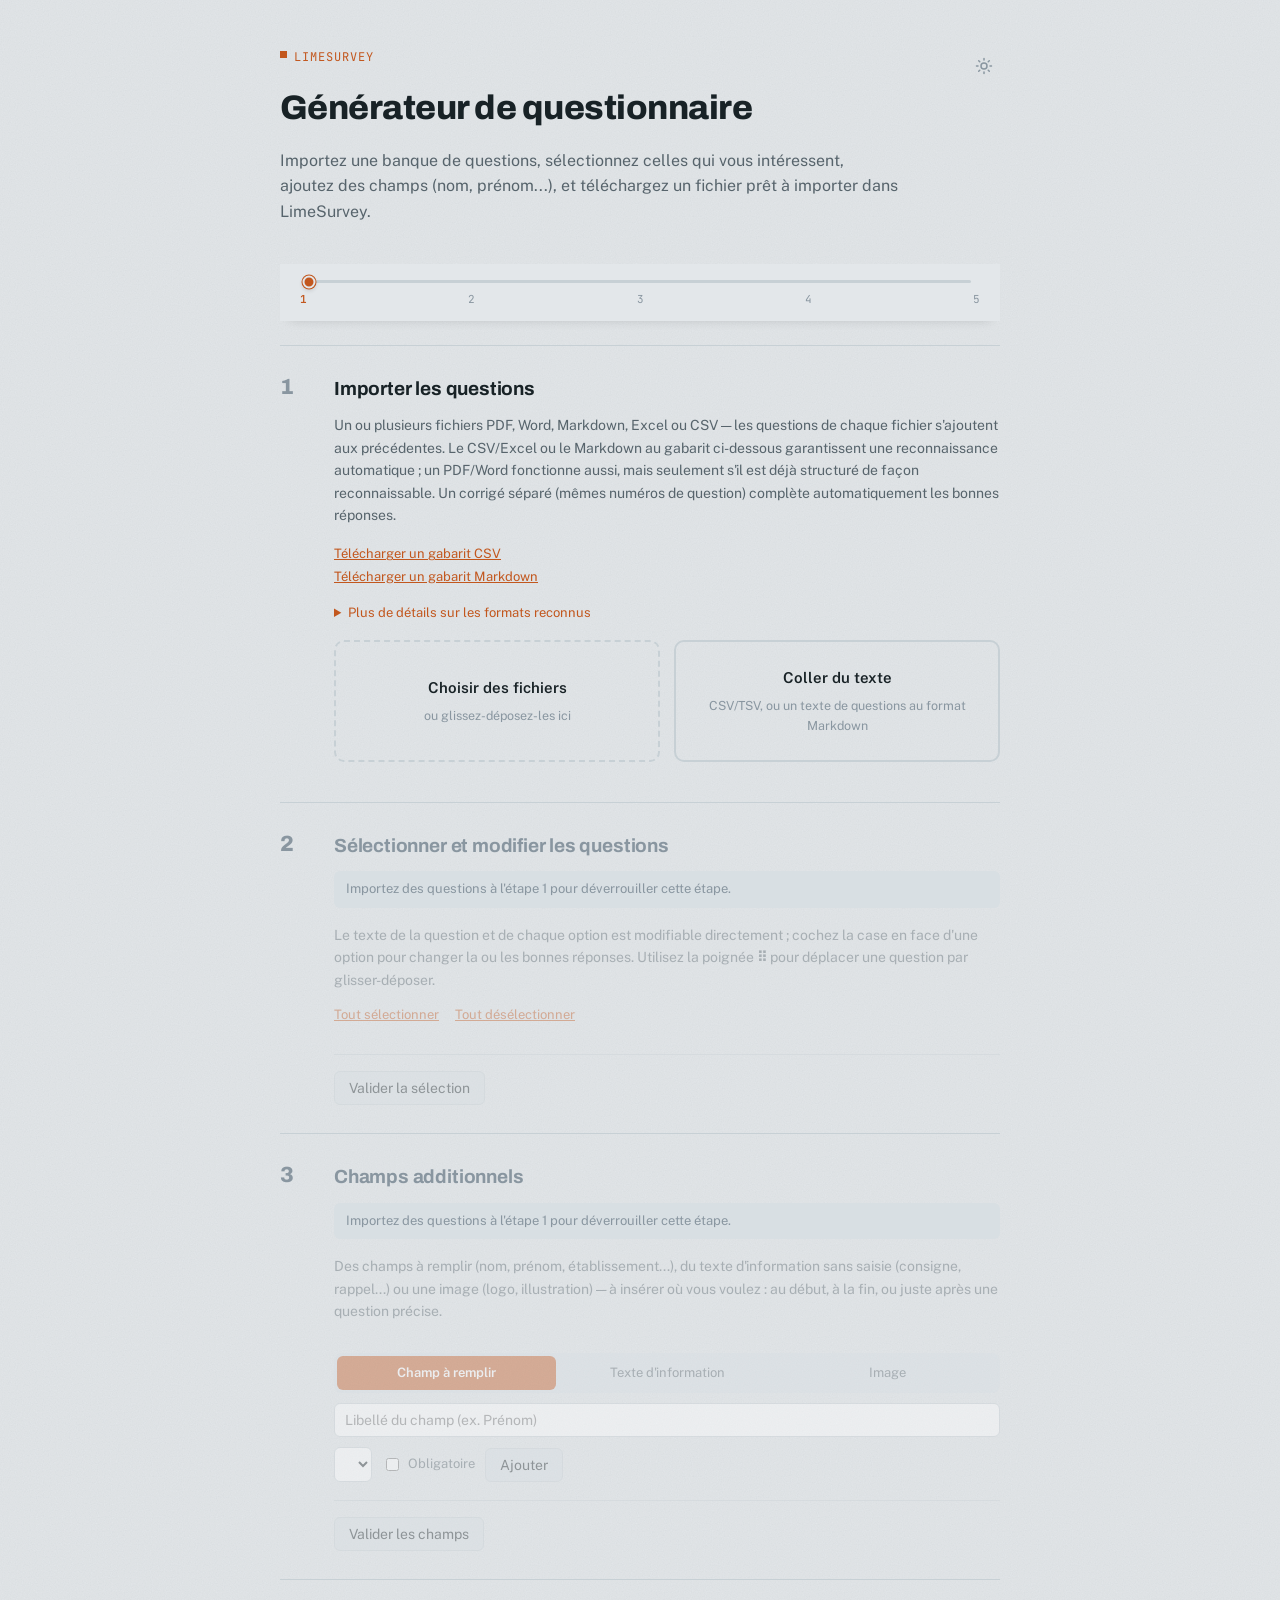
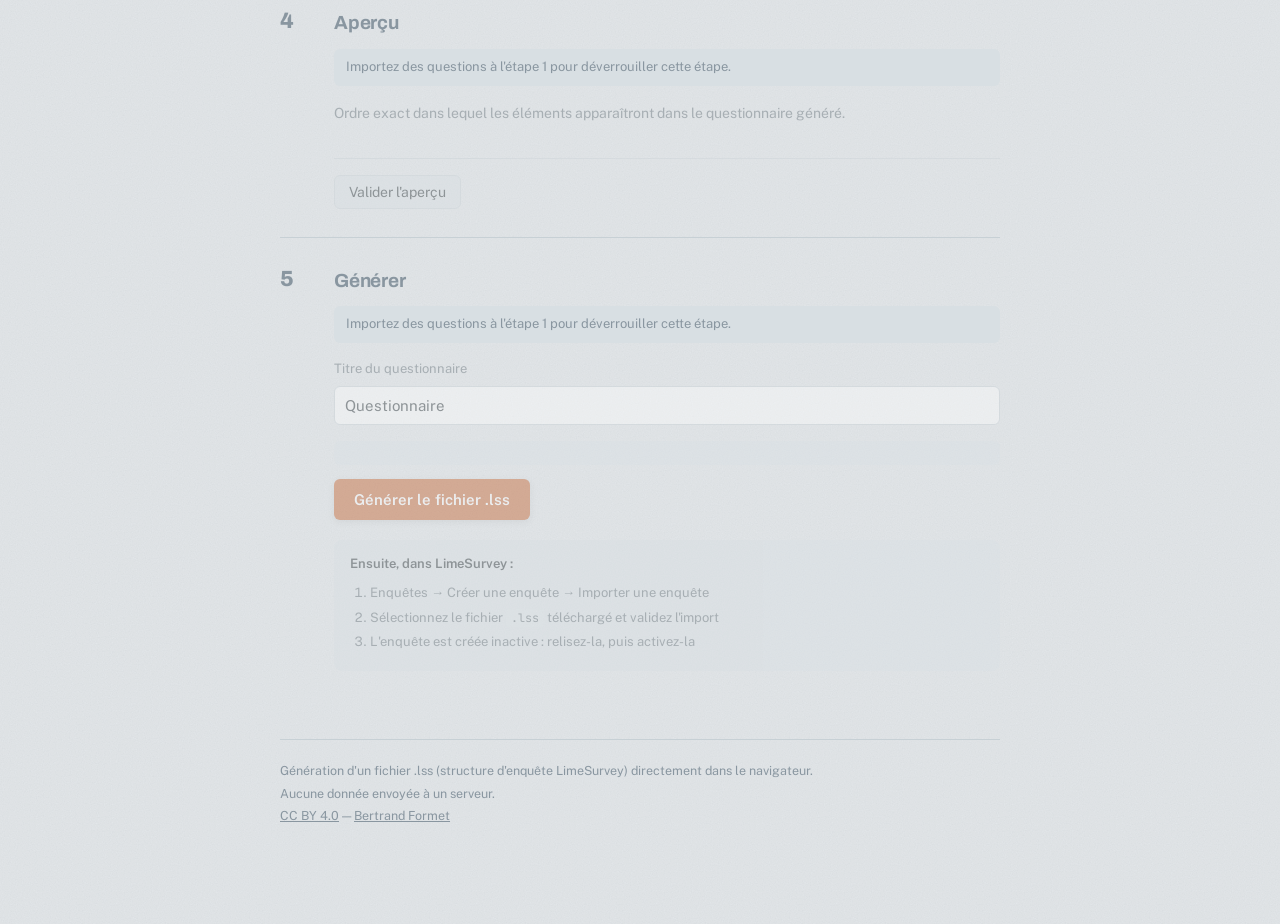
<file: index.html>
<!doctype html>
<html lang="fr">
<head>
<meta charset="utf-8">
<meta name="viewport" content="width=device-width, initial-scale=1">
<title>Générateur de questionnaire LimeSurvey</title>
<script>
  try {
    var t = localStorage.getItem("lss-gen-theme");
    if (t === "light" || t === "dark") document.documentElement.setAttribute("data-theme", t);
  } catch (e) {}
</script>
<link rel="stylesheet" href="https://fonts.googleapis.com/css2?family=Archivo:wght@600;700;800&family=Public+Sans:wght@400;500;600&family=JetBrains+Mono:wght@400;500&display=swap">
<link rel="stylesheet" href="style.css">
</head>
<body>

<header class="masthead">
  <button type="button" id="theme-toggle" class="theme-toggle" aria-label="Changer de thème clair/sombre" title="Thème clair/sombre">
    <svg class="icon-sun" viewBox="0 0 24 24" fill="none" stroke="currentColor" stroke-width="2" stroke-linecap="round"><circle cx="12" cy="12" r="4"></circle><path d="M12 2v2M12 20v2M4.93 4.93l1.41 1.41M17.66 17.66l1.41 1.41M2 12h2M20 12h2M4.93 19.07l1.41-1.41M17.66 6.34l1.41-1.41"></path></svg>
    <svg class="icon-moon" viewBox="0 0 24 24" fill="currentColor"><path d="M21 12.79A9 9 0 1 1 11.21 3 7 7 0 0 0 21 12.79z"></path></svg>
  </button>
  <p class="eyebrow">LimeSurvey</p>
  <h1>Générateur de questionnaire</h1>
  <p class="dek">Importez une banque de questions, sélectionnez celles qui vous intéressent, ajoutez des champs (nom, prénom...), et téléchargez un fichier prêt à importer dans LimeSurvey.</p>
</header>

<nav class="progress-track" id="progress-track" aria-hidden="true">
  <div class="progress-line">
    <div class="progress-fill" id="progress-fill"></div>
    <div class="progress-dot" id="progress-dot"></div>
  </div>
  <div class="progress-labels" id="progress-labels">
    <span>1</span><span>2</span><span>3</span><span>4</span><span>5</span>
  </div>
</nav>

<main>

  <section class="step" id="step-import">
    <div class="step-num">1</div>
    <div class="step-body">
      <h2>Importer les questions</h2>
      <p class="hint">Un ou plusieurs fichiers PDF, Word, Markdown, Excel ou CSV — les questions de chaque fichier s'ajoutent aux précédentes. Le CSV/Excel ou le Markdown au gabarit ci-dessous garantissent une reconnaissance automatique ; un PDF/Word fonctionne aussi, mais seulement s'il est déjà structuré de façon reconnaissable. Un corrigé séparé (mêmes numéros de question) complète automatiquement les bonnes réponses.</p>
      <p class="hint">
        <button type="button" id="btn-template" class="link-btn">Télécharger un gabarit CSV</button>
        <br>
        <button type="button" id="btn-template-md" class="link-btn">Télécharger un gabarit Markdown</button>
      </p>
      <details class="hint-details">
        <summary>Plus de détails sur les formats reconnus</summary>
        <p>Un PDF ou Word « normal » n'a en général plus ni titres ni gras une fois le texte extrait, tout est à plat — exemple typique :</p>
        <pre class="example-block">Quelle est la capitale de la France ? A Lyon B Paris C Marseille</pre>
        <p>Il faut le réécrire ainsi, dans un fichier <code>.md</code> ou collé directement :</p>
        <pre class="example-block">## Question 1 — Capitale de la France
**Quelle est la capitale de la France ?**
- [ ] **A.** Lyon
- [ ] **B.** Paris
- [ ] **C.** Marseille</pre>
        <p>Pour indiquer la bonne réponse, répétez le même numéro dans un second titre « Réponse(s) » — dans le même texte ou dans un document séparé (le corrigé), peu importe :</p>
        <pre class="example-block">## Question 1 — Réponse B</pre>
        <p>Pour une question sans bonne réponse, en réponse libre et non notée (ex. « autres remarques »), remplacez les options par <code>[texte libre]</code> :</p>
        <pre class="example-block">## Question 2 — Autres remarques
**Autres remarques ?**
[texte libre]</pre>
        <p>Un questionnaire d'auto-positionnement (échelle de maîtrise, sans bonne réponse) importé depuis Word est aussi reconnu tel quel, sans numéro de question ni lettrage — une question en gras suivie de ses choix précédés de ☐ :</p>
        <pre class="example-block">**Votre niveau de maîtrise sur cet objectif ?**

☐ Insuffisante
☐ Fragile
☐ Satisfaisante
☐ Très bonne</pre>
        <p>Pour restructurer un document complexe, <a href="https://github.com/bertrandformet/mdfusion" target="_blank" rel="noopener">mdfusion</a>, notamment son éditeur, peut aider.</p>
      </details>
      <div class="import-options">
        <div class="dropzone" id="dropzone" role="button" tabindex="0">
          <input type="file" id="file-input" class="visually-hidden" accept=".csv,.tsv,.txt,.md,.markdown,.pdf,.docx,.doc,.xlsx,.xls,.html,.htm" multiple tabindex="-1">
          <p class="dropzone-label">Choisir des fichiers</p>
          <p class="dropzone-hint">ou glissez-déposez-les ici</p>
        </div>
        <div class="paste-box" id="paste-box" role="button" tabindex="0">
          <p class="paste-label">Coller du texte</p>
          <p class="paste-hint">CSV/TSV, ou un texte de questions au format Markdown</p>
        </div>
      </div>
      <textarea id="paste-area" class="hidden" rows="8" placeholder="Collez ici du texte — CSV/TSV, ou un texte de questions au format Markdown"></textarea>
      <button type="button" id="btn-parse" class="hidden">Analyser ce texte</button>
      <div id="import-warnings" class="warnings"></div>
      <div id="unrecognized-box" class="unrecognized-box hidden"></div>
    </div>
  </section>

  <section class="step is-locked" id="step-select">
    <div class="step-num">2</div>
    <div class="step-body">
      <h2>Sélectionner et modifier les questions</h2>
      <p class="step-locked-note">Importez des questions à l'étape 1 pour déverrouiller cette étape.</p>
      <p class="hint">Le texte de la question et de chaque option est modifiable directement ; cochez la case en face d'une option pour changer la ou les bonnes réponses. Utilisez la poignée <strong>⠿</strong> pour déplacer une question par glisser-déposer.</p>
      <div class="select-toolbar">
        <button type="button" id="btn-select-all" class="link-btn">Tout sélectionner</button>
        <button type="button" id="btn-select-none" class="link-btn">Tout désélectionner</button>
        <span id="select-count" class="count"></span>
      </div>
      <div id="question-list" class="question-list"></div>
      <div class="step-validate-row">
        <button type="button" id="btn-validate-select" class="secondary-btn">Valider la sélection</button>
        <span id="validate-select-status" class="validate-status"></span>
      </div>
    </div>
  </section>

  <section class="step is-locked" id="step-fields">
    <div class="step-num">3</div>
    <div class="step-body">
      <h2>Champs additionnels</h2>
      <p class="step-locked-note">Importez des questions à l'étape 1 pour déverrouiller cette étape.</p>
      <p class="hint">Des champs à remplir (nom, prénom, établissement...), du texte d'information sans saisie (consigne, rappel...) ou une image (logo, illustration) — à insérer où vous voulez : au début, à la fin, ou juste après une question précise.</p>
      <div id="fields-list" class="fields-list"></div>
      <div class="add-field-form">
        <div class="add-field-kind">
          <label class="radio-label"><input type="radio" name="new-field-kind" value="field" class="visually-hidden" checked> Champ à remplir</label>
          <label class="radio-label"><input type="radio" name="new-field-kind" value="text" class="visually-hidden"> Texte d'information</label>
          <label class="radio-label"><input type="radio" name="new-field-kind" value="image" class="visually-hidden"> Image</label>
        </div>
        <input type="text" id="new-field-label" placeholder="Libellé du champ (ex. Prénom)">
        <textarea id="new-field-text" class="hidden" rows="3" placeholder="Texte à afficher (peut contenir du HTML simple, ex. <strong>...</strong>)"></textarea>
        <div id="new-field-image-block" class="hidden add-field-image-block">
          <div class="dropzone dropzone-compact" id="new-field-image-dropzone" role="button" tabindex="0">
            <input type="file" id="new-field-image-file" class="visually-hidden" accept="image/*" tabindex="-1">
            <p class="dropzone-label" id="new-field-image-label">Choisir un fichier</p>
            <p class="dropzone-hint">ou glissez-déposez-le ici</p>
          </div>
          <div class="import-or-row"><span class="or">ou</span></div>
          <input type="text" id="new-field-image-url" placeholder="URL d'une image (https://...)">
          <p class="hint image-size-hint">Un fichier importé est encodé directement dans le .lss : préférez une image légère (quelques centaines de Ko) ou une URL pour un fichier plus lourd.</p>
        </div>
        <div class="add-field-row">
          <select id="new-field-position"></select>
          <label class="checkbox-label" id="new-field-mandatory-wrap"><input type="checkbox" id="new-field-mandatory"> Obligatoire</label>
          <button type="button" id="btn-add-field" class="secondary-btn">Ajouter</button>
        </div>
      </div>
      <div class="step-validate-row">
        <button type="button" id="btn-validate-fields" class="secondary-btn">Valider les champs</button>
        <span id="validate-fields-status" class="validate-status"></span>
      </div>
    </div>
  </section>

  <section class="step is-locked" id="step-preview">
    <div class="step-num">4</div>
    <div class="step-body">
      <h2>Aperçu</h2>
      <p class="step-locked-note">Importez des questions à l'étape 1 pour déverrouiller cette étape.</p>
      <p class="hint">Ordre exact dans lequel les éléments apparaîtront dans le questionnaire généré.</p>
      <div id="preview-list" class="preview-list"></div>
      <div class="step-validate-row">
        <button type="button" id="btn-validate-preview" class="secondary-btn">Valider l'aperçu</button>
        <span id="validate-preview-status" class="validate-status"></span>
      </div>
    </div>
  </section>

  <section class="step is-locked" id="step-generate">
    <div class="step-num">5</div>
    <div class="step-body">
      <h2>Générer</h2>
      <p class="step-locked-note">Importez des questions à l'étape 1 pour déverrouiller cette étape.</p>
      <label class="title-label">Titre du questionnaire
        <input type="text" id="quiz-title" value="Questionnaire">
      </label>
      <div id="generate-summary" class="summary"></div>
      <div id="lint-report" class="lint-report"></div>
      <button type="button" id="btn-generate" class="primary-btn">Générer le fichier .lss</button>
      <div id="generate-confirmation" class="generate-confirmation hidden"></div>

      <div class="import-steps">
        <p class="import-steps-title">Ensuite, dans LimeSurvey :</p>
        <ol>
          <li>Enquêtes → Créer une enquête → Importer une enquête</li>
          <li>Sélectionnez le fichier <code>.lss</code> téléchargé et validez l'import</li>
          <li>L'enquête est créée inactive : relisez-la, puis activez-la</li>
        </ol>
      </div>
    </div>
  </section>

</main>

<footer>
  Génération d'un fichier .lss (structure d'enquête LimeSurvey) directement dans le navigateur.<br>
  Aucune donnée envoyée à un serveur.<br>
  <a href="LICENSE">CC BY 4.0</a> — <a href="https://github.com/bertrandformet/generateur-limesurvey" target="_blank" rel="noopener">Bertrand Formet</a>
</footer>

<script type="module" src="js/main.js"></script>
</body>
</html>
</file>
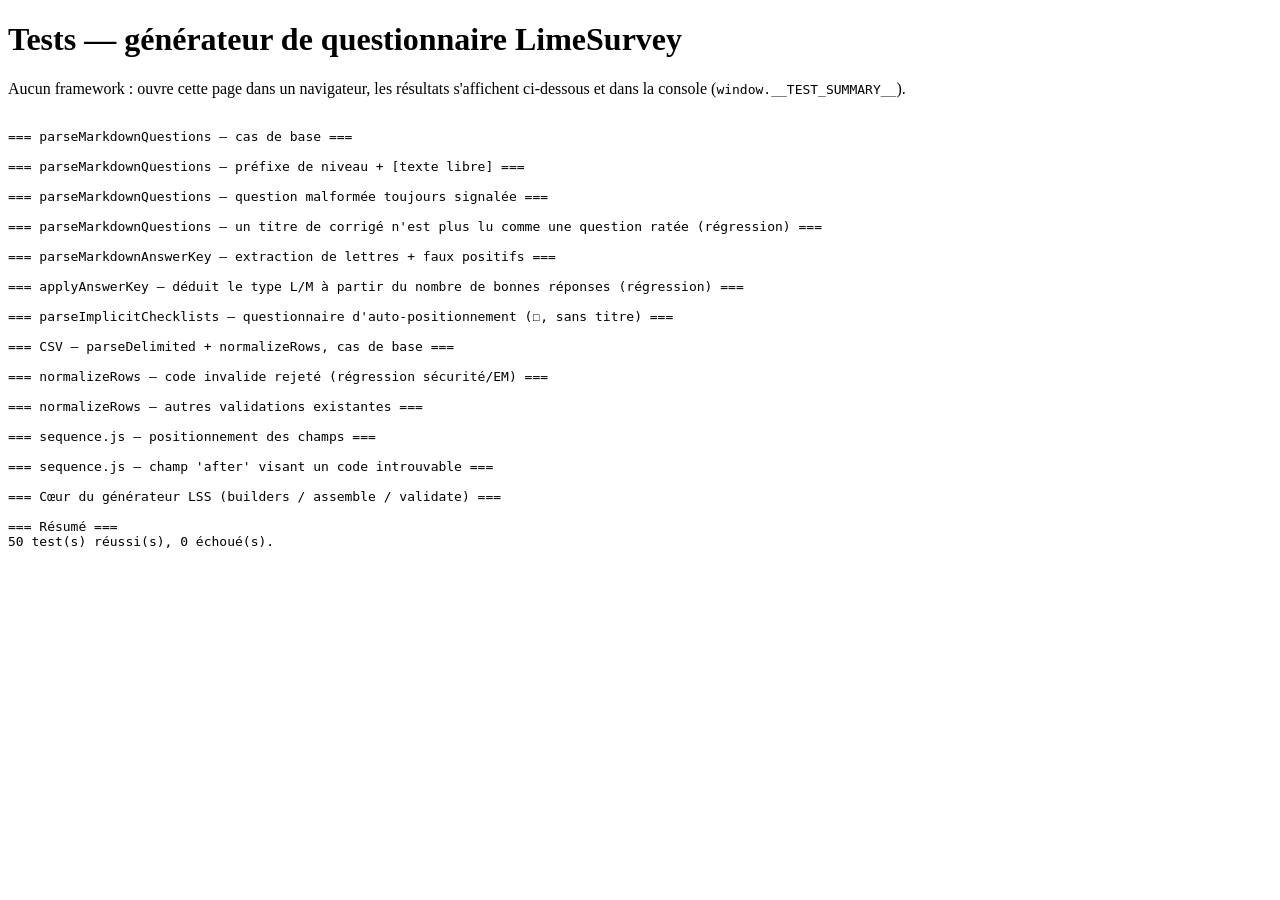
<file: tests/test.html>
<!doctype html>
<html lang="fr">
<head>
<meta charset="utf-8">
<title>Tests — générateur de questionnaire LimeSurvey</title>
</head>
<body>
<h1>Tests — générateur de questionnaire LimeSurvey</h1>
<p>Aucun framework : ouvre cette page dans un navigateur, les résultats s'affichent ci-dessous et dans la console (<code>window.__TEST_SUMMARY__</code>).</p>
<pre id="out" style="white-space: pre-wrap; font-family: monospace; font-size: 13px;"></pre>

<script type="module">
import { createState, buildListRadio, buildMultipleChoice, buildShortText, buildEquation, buildBoilerplate } from "../js/lss/builders.js";
import { assembleDocument } from "../js/lss/assemble.js";
import { validateDocument } from "../js/lss/validate.js";
import { parseMarkdownQuestions, parseMarkdownAnswerKey, applyAnswerKey, parseImplicitChecklists } from "../js/import/parse-markdown-quiz.js";
import { parseDelimited } from "../js/import/parse-tabular.js";
import { normalizeRows } from "../js/import/normalize.js";
import { buildSequence } from "../js/sequence.js";

const out = document.getElementById("out");
function log(msg) { out.textContent += msg + "\n"; }

let pass = 0;
let fail = 0;
const failures = [];

function assert(cond, msg) {
  if (cond) {
    pass++;
  } else {
    fail++;
    failures.push(msg);
    log("✗ FAIL — " + msg);
  }
}

function assertEqual(actual, expected, msg) {
  const a = JSON.stringify(actual);
  const e = JSON.stringify(expected);
  assert(a === e, `${msg} — attendu ${e}, obtenu ${a}`);
}

function section(title) {
  log("\n=== " + title + " ===");
}

// ---------------------------------------------------------------------------
section("parseMarkdownQuestions — cas de base");
// ---------------------------------------------------------------------------
{
  const md = [
    "## Question 1 — Capitale",
    "**Quelle est la capitale de la France ?**",
    "- [ ] **A.** Lyon",
    "- [ ] **B.** Paris",
    "- [ ] **C.** Marseille",
  ].join("\n");
  const { questions, warnings } = parseMarkdownQuestions(md, "test");
  assertEqual(questions.length, 1, "une question extraite");
  assertEqual(warnings.length, 0, "aucun avertissement");
  if (questions[0]) {
    assertEqual(questions[0].code, "Q1", "code par défaut Q1 (pas de préfixe de niveau)");
    assertEqual(questions[0].options.length, 3, "3 options extraites");
    assertEqual(questions[0].options[1], { code: "B", text: "Paris" }, "option B correctement extraite");
    assertEqual(questions[0].type, "M", "type M par défaut avant application du corrigé");
  }
}

// ---------------------------------------------------------------------------
section("parseMarkdownQuestions — préfixe de niveau + [texte libre]");
// ---------------------------------------------------------------------------
{
  const md = [
    "## Découverte",
    "## Question 1 — Capitale",
    "**Une question ?**",
    "- [ ] **A.** Oui",
    "- [ ] **B.** Non",
    "",
    "## Question 2 — Autres remarques",
    "**Autres remarques ?**",
    "[texte libre]",
  ].join("\n");
  const { questions, warnings } = parseMarkdownQuestions(md, "test");
  assertEqual(warnings.length, 0, "aucun avertissement");
  assertEqual(questions.length, 2, "deux questions extraites");
  if (questions[0]) assertEqual(questions[0].code, "D1", "préfixe de niveau D appliqué");
  if (questions[1]) {
    assertEqual(questions[1].type, "T", "type T pour [texte libre]");
    assertEqual(questions[1].options.length, 0, "pas d'options pour une question T");
  }
}

// ---------------------------------------------------------------------------
section("parseMarkdownQuestions — question malformée toujours signalée");
// ---------------------------------------------------------------------------
{
  const md = ["## Question 1 — Cassée", "**Une question sans options**"].join("\n");
  const { questions, warnings } = parseMarkdownQuestions(md, "src.md");
  assertEqual(questions.length, 0, "aucune question extraite (structure invalide)");
  assert(warnings.length === 1 && /structure non reconnue/.test(warnings[0]), "avertissement structure non reconnue émis");
}

// ---------------------------------------------------------------------------
section("parseMarkdownQuestions — un titre de corrigé n'est plus lu comme une question ratée (régression)");
// ---------------------------------------------------------------------------
{
  const md = [
    "## Question 1 — Capitale",
    "**Q ?**",
    "- [ ] **A.** Lyon",
    "- [ ] **B.** Paris",
    "",
    "## Question 1 — Réponse B",
  ].join("\n");
  const { questions, warnings } = parseMarkdownQuestions(md, "src.md");
  assertEqual(questions.length, 1, "la vraie question est extraite");
  assertEqual(warnings.length, 0, "le titre de corrigé ne génère plus de faux avertissement");
}

// ---------------------------------------------------------------------------
section("parseMarkdownAnswerKey — extraction de lettres + faux positifs");
// ---------------------------------------------------------------------------
{
  const md = ["## Question 3 — Réponses A, C et D"].join("\n");
  const { answerKey, warnings } = parseMarkdownAnswerKey(md, "corrige.md");
  assertEqual(answerKey["Q3"], ["A", "C", "D"], "3 lettres extraites dans l'ordre");
  assertEqual(warnings.length, 0, "aucun avertissement");

  // Ne doit pas confondre un titre de question ordinaire contenant le mot
  // "réponse(s)" avec un titre de corrigé (bug historique de cette session).
  const falsePositive = parseMarkdownAnswerKey("## Question 4 — Fiabilité des réponses", "src.md");
  assertEqual(Object.keys(falsePositive.answerKey).length, 0, "un titre de question ordinaire n'est pas pris pour un corrigé");
}

// ---------------------------------------------------------------------------
section("applyAnswerKey — déduit le type L/M à partir du nombre de bonnes réponses (régression)");
// ---------------------------------------------------------------------------
{
  const questions = [
    { code: "Q1", type: "M", text: "Une bonne réponse", options: [{ code: "A", text: "x" }, { code: "B", text: "y" }], correct: [] },
    { code: "Q2", type: "M", text: "Deux bonnes réponses", options: [{ code: "A", text: "x" }, { code: "B", text: "y" }], correct: [] },
    { code: "Q3", type: "T", text: "Réponse libre", options: [], correct: [] },
  ];
  const unmatched = applyAnswerKey(questions, { Q1: ["B"], Q2: ["A", "B"], Q3: ["A"] });
  assertEqual(questions[0].type, "L", "une seule bonne réponse => type L (choix unique)");
  assertEqual(questions[1].type, "M", "deux bonnes réponses => reste type M");
  assertEqual(questions[2].type, "T", "le type T n'est jamais réécrit par le corrigé");
  assertEqual(unmatched, [], "aucun code du corrigé sans question correspondante");
}

// ---------------------------------------------------------------------------
section("parseImplicitChecklists — questionnaire d'auto-positionnement (☐, sans titre)");
// ---------------------------------------------------------------------------
{
  const md = [
    "**Concernant l'objectif, indiquez votre niveau de maîtrise :**",
    "",
    "☐ Insuffisante",
    "☐ Fragile",
    "☐ Satisfaisante",
    "",
    "**Qu'attendez-vous de cette formation ?** (Plusieurs réponses possibles)",
    "",
    "☐ Approfondir",
    "☐ Échanger",
  ].join("\n");
  const { questions } = parseImplicitChecklists(md, "positionnement.docx");
  assertEqual(questions.length, 2, "deux questions implicites détectées");
  if (questions[0]) {
    assertEqual(questions[0].type, "L", "choix unique par défaut (pas de mention 'plusieurs réponses')");
    assertEqual(questions[0].scored, false, "non notée");
    assertEqual(questions[0].options.length, 3, "3 options");
  }
  if (questions[1]) {
    assertEqual(questions[1].type, "M", "type M détecté via 'Plusieurs réponses possibles'");
  }
}

// ---------------------------------------------------------------------------
section("CSV — parseDelimited + normalizeRows, cas de base");
// ---------------------------------------------------------------------------
{
  const csv = [
    "code;type;texte;option_a;option_b;option_c;option_d;correct;coefficient",
    "Q1;L;Quelle est la capitale de la France ?;Lyon;Paris;Marseille;;B;1",
    "Q2;M;Cochez les nombres pairs;2;3;4;5;\"A,C\";2",
    "Q3;T;Autres remarques;;;;;;",
  ].join("\n");
  const { rows } = parseDelimited(csv);
  assertEqual(rows.length, 3, "3 lignes de données extraites (délimiteur ; détecté)");

  const { questions, warnings } = normalizeRows(rows);
  assertEqual(warnings.length, 0, "aucun avertissement sur un CSV valide");
  assertEqual(questions.length, 3, "3 questions normalisées");
  if (questions[0]) {
    assertEqual(questions[0].type, "L", "type L préservé");
    assertEqual(questions[0].correct, ["B"], "bonne réponse B");
    assertEqual(questions[0].weight, 1, "coefficient 1");
  }
  if (questions[1]) assertEqual(questions[1].correct, ["A", "C"], "colonne correct multi-lettres pour M");
  if (questions[2]) assertEqual(questions[2].type, "T", "type T reconnu, options ignorées");
}

// ---------------------------------------------------------------------------
section("normalizeRows — code invalide rejeté (régression sécurité/EM)");
// ---------------------------------------------------------------------------
{
  const { rows } = parseDelimited(
    "code;type;texte;option_a;option_b;correct\n" +
    "Q1 X;L;Une question ?;Oui;Non;A\n" +
    "Q2;L;Une autre question ?;Oui;Non;A\n"
  );
  const { questions, warnings } = normalizeRows(rows);
  assertEqual(questions.length, 1, "seule la ligne au code valide est importée");
  assert(warnings.some((w) => /code .* invalide/.test(w)), "avertissement explicite sur le code invalide");
  if (questions[0]) assertEqual(questions[0].code, "Q2", "la question au code valide (Q2) est bien celle importée");
}

// ---------------------------------------------------------------------------
section("normalizeRows — autres validations existantes");
// ---------------------------------------------------------------------------
{
  // Q1 : type L avec 2 bonnes réponses -> rejetée, donc son code n'est
  // jamais "pris" (la ligne suivante teste le doublon avec un code que
  // le contexte pose comme réellement déjà accepté, Q3).
  const { rows } = parseDelimited(
    "code;type;texte;option_a;option_b;correct\n" +
    "Q1;L;Deux bonnes réponses pour un type L ?;Oui;Non;\"A,B\"\n" +
    "Q3;L;Une question valide ?;Oui;Non;A\n" +
    "Q3;L;Code Q3 déjà pris ?;Oui;Non;A\n" +
    "Q2;Z;Type inconnu ?;Oui;Non;A\n"
  );
  const { questions, warnings } = normalizeRows(rows);
  assertEqual(questions.length, 1, "seule la vraie question valide (Q3, 1ère occurrence) est acceptée");
  assertEqual(warnings.length, 3, "un avertissement pour Q1 (mauvais nombre de réponses), le doublon Q3, et Q2 (type inconnu)");
  if (questions[0]) assertEqual(questions[0].text, "Une question valide ?", "c'est bien la première occurrence de Q3 qui est retenue");
}

// ---------------------------------------------------------------------------
section("sequence.js — positionnement des champs");
// ---------------------------------------------------------------------------
{
  const questions = [
    { code: "Q1", type: "L" },
    { code: "Q2", type: "L" },
  ];
  const fields = [
    { code: "END1", position: { mode: "end" } },
    { code: "START1", position: { mode: "start" } },
    { code: "AFTER_Q1_A", position: { mode: "after", afterCode: "Q1" } },
    { code: "AFTER_Q1_B", position: { mode: "after", afterCode: "Q1" } },
  ];
  const seq = buildSequence(questions, fields);
  const codes = seq.map((i) => i.code);
  assertEqual(codes, ["START1", "Q1", "AFTER_Q1_A", "AFTER_Q1_B", "Q2", "END1"], "ordre final : start, Q1, les deux champs après Q1 dans leur ordre de création, Q2, end (régression : étaient inversés)");
}

// ---------------------------------------------------------------------------
section("sequence.js — champ 'after' visant un code introuvable");
// ---------------------------------------------------------------------------
{
  const questions = [{ code: "Q1", type: "L" }];
  const fields = [
    { code: "F1", position: { mode: "after", afterCode: "INCONNU" } },
    { code: "F2", position: { mode: "after", afterCode: "INCONNU" } },
  ];
  const seq = buildSequence(questions, fields);
  const codes = seq.map((i) => i.code);
  assertEqual(codes, ["Q1", "F1", "F2"], "champs sans correspondance ajoutés à la fin, dans l'ordre de création");
}

// ---------------------------------------------------------------------------
section("Cœur du générateur LSS (builders / assemble / validate)");
// ---------------------------------------------------------------------------
{
  const SID = 999001;
  const state = createState(SID);
  const GID_INFOS = 1;
  const GID_QUESTIONS = 2;
  const GID_RESULTAT = 3;

  buildShortText(state, { gid: GID_INFOS, code: "NOM", text: "Nom", order: 1, mandatory: "Y" });
  buildShortText(state, { gid: GID_INFOS, code: "PRENOM", text: "Prénom", order: 2, mandatory: "N" });

  const q1 = buildListRadio(state, {
    gid: GID_QUESTIONS, code: "Q1", text: "Quelle est la capitale de la France ?",
    options: [{ code: "A", text: "Lyon" }, { code: "B", text: "Paris" }, { code: "C", text: "Marseille" }],
    correctCode: "B", order: 1,
  });

  const q2 = buildMultipleChoice(state, {
    gid: GID_QUESTIONS, code: "Q2", text: "Cochez les nombres pairs — avec un lien <a href='https://example.org' target='_blank'>test</a> et une apostrophe d'essai.",
    options: [{ code: "A", text: "2" }, { code: "B", text: "3" }, { code: "C", text: "4" }, { code: "D", text: "5" }],
    correctCodes: ["A", "C"], order: 2,
  });

  const formula = `${q1.formula} + ${q2.formula}`;
  buildEquation(state, { gid: GID_QUESTIONS, code: "SCORE", formula, order: 3, hidden: true });

  const feedbackHtml =
    `<p><strong>Votre résultat : {SCORE.NAOK}/2</strong></p>` +
    `{if(SCORE.NAOK>=2, "<p>Bravo, score parfait.</p>", "<p>Il en manque une, ce n'est pas grave.</p>")}`;
  buildBoilerplate(state, { gid: GID_RESULTAT, code: "FB", html: feedbackHtml, order: 1 });

  const meta = {
    title: "Fixture de test",
    welcomeHtml: "<p>Bienvenue dans ce test.</p>",
    endTextHtml: "<p>Merci.</p>",
    groups: [
      { gid: GID_INFOS, order: 1, grelevance: "1", name: "Informations", description: "" },
      { gid: GID_QUESTIONS, order: 2, grelevance: "1", name: "Questions", description: "" },
      { gid: GID_RESULTAT, order: 3, grelevance: "1", name: "Résultat", description: "" },
    ],
  };

  const xml = assembleDocument(state, meta);
  const errors = validateDocument(state, xml);

  assertEqual(errors, [], "validateDocument ne remonte aucune erreur sur une fixture correcte");
  assertEqual(state.rowsQuestions.length, 6, "6 questions top-level : NOM, PRENOM, Q1, Q2, SCORE, FB (les options de Q2 sont dans rowsSubquestions, pas ici)");
  assertEqual(state.rowsSubquestions.length, 4, "4 sous-questions (options de Q2)");

  const doc = new DOMParser().parseFromString(xml, "application/xml");
  assert(!doc.querySelector("parsererror"), "XML bien formé (DOMParser)");
  assert(/<subquestions>/.test(xml), "bloc <subquestions> présent");
  assert(/Q2_A\.NAOK/.test(xml), "formule Q2 référence bien Q2_A.NAOK");
  assert(!/\\"/.test(xml.match(/Votre résultat[\s\S]{0,400}/)?.[0] || ""), "pas de guillemet échappé \\\" dans le bloc feedback");

  window.__TEST_XML__ = xml;
}

// ---------------------------------------------------------------------------
log("\n=== Résumé ===");
log(`${pass} test(s) réussi(s), ${fail} échoué(s).`);
if (fail > 0) {
  log("\nÉchecs :");
  failures.forEach((f) => log("- " + f));
}
window.__TEST_SUMMARY__ = { pass, fail, failures };
console.log("TEST_DONE", window.__TEST_SUMMARY__);
</script>
</body>
</html>
</file>
<file: style.css>
:root {
  --bg: #E3E7EA;
  --surface: #FFFFFF;
  --panel: #D8DFE3;
  --ink: #182226;
  --ink-soft: #57646C;
  --ink-faint: #8996A0;
  --rule: #C7D0D5;
  --accent: #C2571E;
  --accent-soft: #F3DFCF;
  --danger: #B33A3A;
  --danger-soft: #F5DEDA;
  --code-bg: #DAE1E4;
}

@media (prefers-color-scheme: dark) {
  :root:not([data-theme="light"]) {
    --bg: #14171A;
    --surface: #1A1E22;
    --panel: #21262B;
    --ink: #E8ECEF;
    --ink-soft: #99A4AC;
    --ink-faint: #67737C;
    --rule: #2A3138;
    --accent: #E08148;
    --accent-soft: #3A2A1E;
    --danger: #E08072;
    --danger-soft: #3A211C;
    --code-bg: #1B2126;
  }
}

:root[data-theme="dark"] {
  --bg: #14171A;
  --surface: #1A1E22;
  --panel: #21262B;
  --ink: #E8ECEF;
  --ink-soft: #99A4AC;
  --ink-faint: #67737C;
  --rule: #2A3138;
  --accent: #E08148;
  --accent-soft: #3A2A1E;
  --danger: #E08072;
  --danger-soft: #3A211C;
  --code-bg: #1B2126;
}

* { box-sizing: border-box; }

html { accent-color: var(--accent); }

:focus-visible {
  outline: 2px solid var(--accent);
  outline-offset: 2px;
  border-radius: 2px;
}

body {
  background-color: var(--bg);
  background-image: url("data:image/svg+xml,%3Csvg%20xmlns='http://www.w3.org/2000/svg'%20width='180'%20height='180'%3E%3Cfilter%20id='n'%3E%3CfeTurbulence%20type='fractalNoise'%20baseFrequency='0.85'%20numOctaves='2'%20stitchTiles='stitch'/%3E%3CfeColorMatrix%20type='matrix'%20values='0%200%200%200%200%200%200%200%200%200%200%200%200%200%200%200%200%200%200.045%200'/%3E%3C/filter%3E%3Crect%20width='100%25'%20height='100%25'%20filter='url(%23n)'/%3E%3C/svg%3E");
  color: var(--ink);
  font-family: "Public Sans", -apple-system, BlinkMacSystemFont, sans-serif;
  line-height: 1.6;
  margin: 0;
  padding: 48px 20px 96px;
}

header.masthead, main, footer { max-width: 720px; margin: 0 auto; }
header.masthead { position: relative; padding-right: 50px; }

.theme-toggle {
  position: absolute;
  top: 2px;
  right: 0;
  width: 32px;
  height: 32px;
  display: flex;
  align-items: center;
  justify-content: center;
  border: none;
  border-radius: 8px;
  background: transparent;
  color: var(--ink-faint);
  cursor: pointer;
  transition: background 0.15s ease, color 0.15s ease;
}
.theme-toggle:hover { background: var(--panel); color: var(--ink); }
.theme-toggle svg { width: 18px; height: 18px; }
.theme-toggle .icon-moon { display: none; }
.theme-toggle.is-dark .icon-sun { display: none; }
.theme-toggle.is-dark .icon-moon { display: block; }

.eyebrow {
  font-family: "JetBrains Mono", monospace;
  font-size: 12px;
  letter-spacing: 0.08em;
  text-transform: uppercase;
  color: var(--accent);
  margin: 0 0 14px;
  padding-left: 14px;
  position: relative;
}
.eyebrow::before {
  content: "";
  position: absolute;
  left: 0;
  top: 3px;
  width: 7px;
  height: 7px;
  background: var(--accent);
}

h1 {
  font-family: "Archivo", -apple-system, sans-serif;
  font-weight: 800;
  letter-spacing: -0.015em;
  font-size: clamp(26px, 4vw, 34px);
  margin: 0 0 12px;
  text-wrap: balance;
}

.dek { color: var(--ink-soft); margin: 0 0 40px; max-width: 62ch; }

.progress-track {
  position: sticky;
  top: 0;
  z-index: 5;
  max-width: 720px;
  margin: 8px auto 24px;
  padding: 16px 20px 12px;
  background: var(--bg);
  box-shadow: 0 8px 12px -10px rgba(0, 0, 0, 0.18);
}

.progress-line {
  position: relative;
  height: 3px;
  margin: 0 9px;
  background: var(--rule);
  border-radius: 2px;
}

.progress-fill {
  position: absolute;
  top: 0;
  left: 0;
  height: 100%;
  width: 0%;
  background: var(--accent);
  border-radius: 2px;
  transition: width 0.35s ease;
}

.progress-dot {
  position: absolute;
  top: 50%;
  left: 0%;
  width: 13px;
  height: 13px;
  background: var(--accent);
  border: 2px solid var(--bg);
  border-radius: 50%;
  box-shadow: 0 0 0 1px var(--accent), 0 2px 4px rgba(0, 0, 0, 0.15);
  transform: translate(-50%, -50%);
  transition: left 0.35s ease;
}

.progress-labels {
  display: flex;
  justify-content: space-between;
  margin-top: 8px;
  font-family: "JetBrains Mono", monospace;
  font-size: 11px;
  color: var(--ink-faint);
}

.progress-labels span.is-current { color: var(--accent); font-weight: 600; }

.step {
  display: grid;
  grid-template-columns: 36px 1fr;
  gap: 4px 18px;
  padding: 28px 0;
  border-top: 1px solid var(--rule);
}

.step-locked-note { display: none; }
.step.is-locked .step-body > h2 { color: var(--ink-faint); }
.step.is-locked .step-body > *:not(.step-locked-note):not(h2) {
  opacity: 0.4;
  pointer-events: none;
  user-select: none;
}
.step.is-locked .step-locked-note {
  display: block;
  font-size: 13px;
  color: var(--ink-faint);
  background: var(--panel);
  border-radius: 6px;
  padding: 8px 12px;
  margin: 0 0 16px;
}

.step-num {
  font-family: "Archivo", sans-serif;
  font-weight: 800;
  font-size: 22px;
  color: var(--ink-faint);
  line-height: 1;
  padding-top: 2px;
}

.step h2 {
  font-family: "Archivo", -apple-system, sans-serif;
  font-weight: 700;
  letter-spacing: -0.01em;
  font-size: 19px;
  margin: 0 0 10px;
}

.hint { font-size: 14px; color: var(--ink-soft); margin: 0 0 16px; }
.hint code {
  background: var(--code-bg);
  padding: 1px 5px;
  border-radius: 4px;
  font-family: "JetBrains Mono", monospace;
  font-size: 0.9em;
}

.hint-details {
  font-size: 13px;
  color: var(--ink-soft);
  margin: 0 0 16px;
}
.hint-details summary {
  cursor: pointer;
  color: var(--accent);
  font-size: 13px;
  user-select: none;
}
.hint-details summary:hover { text-decoration: underline; }
.hint-details p { margin: 10px 0 6px; }
.hint-details .example-block { margin: 6px 0; }

.link-btn {
  background: none;
  border: none;
  color: var(--accent);
  font-size: 13px;
  cursor: pointer;
  padding: 0;
  text-decoration: underline;
  font-family: inherit;
}

.secondary-btn {
  background: var(--panel);
  color: var(--ink);
  border: 1px solid var(--rule);
  border-radius: 6px;
  padding: 8px 14px;
  font-size: 14px;
  cursor: pointer;
  font-family: inherit;
  transition: background 0.12s ease, border-color 0.12s ease;
}
.secondary-btn:hover { background: var(--accent-soft); border-color: var(--accent); }
.secondary-btn:active { background: var(--accent-soft); filter: brightness(0.96); }

.step-validate-row {
  display: flex;
  align-items: center;
  gap: 12px;
  margin-top: 18px;
  padding-top: 16px;
  border-top: 1px solid var(--rule);
}
.validate-status {
  font-size: 13px;
  color: var(--accent);
}

.primary-btn {
  background: var(--accent);
  color: #fff;
  border: none;
  border-radius: 6px;
  padding: 12px 20px;
  font-size: 15px;
  font-weight: 600;
  cursor: pointer;
  font-family: inherit;
  box-shadow: 0 2px 6px rgba(0, 0, 0, 0.12);
  transition: transform 0.12s ease, box-shadow 0.12s ease, filter 0.12s ease;
}
.primary-btn:hover { filter: brightness(1.08); transform: translateY(-1px); box-shadow: 0 4px 10px rgba(0, 0, 0, 0.14); }
.primary-btn:active { transform: translateY(0); filter: brightness(0.96); box-shadow: 0 1px 3px rgba(0, 0, 0, 0.12); }
.primary-btn:disabled { opacity: 0.5; cursor: not-allowed; box-shadow: none; transform: none; }

.import-options {
  display: flex;
  align-items: stretch;
  gap: 14px;
  margin-bottom: 12px;
}
.import-options > * { flex: 1; min-width: 0; }
@media (max-width: 560px) {
  .import-options { flex-direction: column; }
}

.dropzone {
  display: flex;
  flex-direction: column;
  align-items: center;
  justify-content: center;
  border: 2px dashed var(--rule);
  border-radius: 10px;
  padding: 24px 16px;
  text-align: center;
  cursor: pointer;
  transition: border-color 0.15s ease, background 0.15s ease;
}
.dropzone:hover { border-color: var(--ink-faint); }
.dropzone.is-dragover { border-color: var(--accent); background: var(--accent-soft); }
.dropzone-label,
.paste-label {
  margin: 0;
  font-size: 15px;
  font-weight: 600;
  color: var(--ink);
}
.dropzone-hint,
.paste-hint {
  margin: 6px 0 0;
  font-size: 12.5px;
  color: var(--ink-faint);
  text-align: center;
}

.paste-box {
  display: flex;
  flex-direction: column;
  align-items: center;
  justify-content: center;
  border: 2px solid var(--rule);
  border-radius: 10px;
  padding: 24px 16px;
  text-align: center;
  cursor: pointer;
  transition: border-color 0.15s ease, background 0.15s ease;
}
.paste-box:hover { border-color: var(--ink-faint); }

.visually-hidden {
  position: absolute;
  width: 1px;
  height: 1px;
  padding: 0;
  margin: -1px;
  overflow: hidden;
  clip: rect(0, 0, 0, 0);
  white-space: nowrap;
  border: 0;
}

input[type="file"] {
  font-size: 14px;
  font-family: "Public Sans", -apple-system, sans-serif;
  color: var(--ink-soft);
}
input[type="file"]::file-selector-button {
  background: var(--panel);
  color: var(--ink);
  border: 1px solid var(--rule);
  border-radius: 6px;
  padding: 8px 14px;
  font-size: 14px;
  font-family: inherit;
  cursor: pointer;
  margin-right: 12px;
  transition: background 0.12s ease, border-color 0.12s ease;
}
input[type="file"]::file-selector-button:hover { background: var(--accent-soft); border-color: var(--accent); }
input[type="text"] {
  border: 1px solid var(--rule);
  border-radius: 6px;
  padding: 8px 10px;
  font-size: 14px;
  font-family: inherit;
  background: var(--surface);
  color: var(--ink);
}

textarea#paste-area {
  width: 100%;
  font-family: "JetBrains Mono", monospace;
  font-size: 13px;
  border: 1px solid var(--rule);
  border-radius: 6px;
  padding: 10px;
  background: var(--surface);
  color: var(--ink);
  margin-bottom: 10px;
}

.hidden { display: none !important; }

.unrecognized-box { margin-top: 14px; display: flex; flex-direction: column; gap: 10px; }
.unrecognized-partial-ok {
  position: relative;
  font-size: 13px;
  color: var(--accent);
  background: var(--accent-soft);
  border-radius: 8px;
  padding: 8px 12px 8px 28px;
}
.unrecognized-partial-ok::before {
  content: "";
  position: absolute;
  left: 12px;
  top: 50%;
  transform: translateY(-50%);
  width: 7px;
  height: 7px;
  background: var(--accent);
}
.unrecognized-item {
  border: 1px solid var(--rule);
  border-radius: 8px;
  padding: 10px 12px;
  background: var(--panel);
}
.unrecognized-item .u-title {
  font-size: 13px;
  font-weight: 600;
  margin-bottom: 6px;
}
.example-block {
  margin: 8px 0;
  padding: 10px 12px;
  background: var(--code-bg);
  border-radius: 6px;
  font-family: "JetBrains Mono", monospace;
  font-size: 12px;
  line-height: 1.6;
  color: var(--ink);
  white-space: pre-wrap;
  overflow-x: auto;
}

.unrecognized-item textarea {
  width: 100%;
  min-height: 120px;
  font-family: "JetBrains Mono", monospace;
  font-size: 12px;
  border: 1px solid var(--rule);
  border-radius: 6px;
  padding: 8px;
  background: var(--surface);
  color: var(--ink);
}

.unrecognized-actions {
  display: flex;
  align-items: center;
  gap: 12px;
  margin-top: 8px;
}
.unrecognized-status {
  font-size: 12.5px;
  color: var(--danger);
}
.unrecognized-status:not(:empty) {
  position: relative;
  padding-left: 13px;
}
.unrecognized-status:not(:empty)::before {
  content: "";
  position: absolute;
  left: 0;
  top: 50%;
  transform: translateY(-50%);
  width: 6px;
  height: 6px;
  background: var(--danger);
}

.warnings { margin-top: 12px; }
.warnings .warn-item {
  position: relative;
  font-size: 13px;
  color: var(--danger);
  background: var(--danger-soft);
  border-radius: 6px;
  padding: 6px 10px 6px 26px;
  margin-bottom: 6px;
}
.warnings .warn-item::before {
  content: "";
  position: absolute;
  left: 10px;
  top: 50%;
  transform: translateY(-50%);
  width: 7px;
  height: 7px;
  background: var(--danger);
}

.select-toolbar { display: flex; align-items: center; gap: 16px; margin-bottom: 14px; }
.select-toolbar .count { font-size: 13px; color: var(--ink-faint); margin-left: auto; }

.question-list { display: flex; flex-direction: column; gap: 10px; }
.question-item {
  display: flex;
  gap: 10px;
  align-items: flex-start;
  padding: 12px 14px;
  background: var(--surface);
  border: 1px solid var(--rule);
  border-left: 3px solid transparent;
  border-radius: 8px;
  position: relative;
  box-shadow: 0 1px 2px rgba(0, 0, 0, 0.05);
  opacity: 0.6;
  transition: box-shadow 0.15s ease, border-color 0.15s ease, opacity 0.15s ease;
}
.question-item:hover { border-color: var(--ink-faint); box-shadow: 0 2px 6px rgba(0, 0, 0, 0.07); opacity: 0.85; }
.question-item.is-selected {
  opacity: 1;
  border-left-color: var(--accent);
}
.question-item.is-selected:hover { opacity: 1; border-color: var(--ink-faint); border-left-color: var(--accent); }
.question-item.is-dragging { opacity: 0.4; }
.question-item.drop-before { box-shadow: inset 0 2px 0 0 var(--accent); }
.question-item.drop-after { box-shadow: inset 0 -2px 0 0 var(--accent); }
.q-drag-handle {
  cursor: grab;
  color: var(--ink-faint);
  font-size: 16px;
  line-height: 1;
  padding: 2px 2px 0;
  user-select: none;
  flex-shrink: 0;
}
.q-drag-handle:active { cursor: grabbing; }
.question-item input[type="checkbox"] { margin-top: 3px; }
.question-item .q-body { flex: 1; min-width: 0; }
.q-code-row {
  display: flex;
  align-items: center;
  justify-content: space-between;
  gap: 10px;
  margin-bottom: 4px;
}
.question-item .q-code {
  font-family: "JetBrains Mono", monospace;
  font-size: 11.5px;
  letter-spacing: 0.04em;
  color: var(--accent);
  text-transform: uppercase;
}
.q-weight-label {
  display: flex;
  align-items: center;
  gap: 6px;
  font-size: 11px;
  color: var(--ink-faint);
  white-space: nowrap;
}
.q-weight-input {
  width: 52px;
  font-size: 12px;
  font-family: "JetBrains Mono", monospace;
  border: 1px solid var(--rule);
  border-radius: 4px;
  padding: 2px 4px;
  background: var(--surface);
  color: var(--ink);
}
.question-item .q-text-input {
  display: block;
  width: 100%;
  font-size: 14.5px;
  font-weight: 500;
  line-height: 1.4;
  border: 1px solid transparent;
  border-radius: 4px;
  padding: 4px 6px;
  margin: 0 0 6px -6px;
  background: transparent;
  color: var(--ink);
  font-family: inherit;
  resize: none;
  overflow: hidden;
}
.question-item .q-text-input:hover,
.question-item .q-text-input:focus {
  border-color: var(--rule);
  background: var(--surface);
}
.q-options { display: flex; flex-direction: column; gap: 4px; }
.q-option-row { display: flex; align-items: flex-start; gap: 8px; }
.q-option-row input[type="checkbox"],
.q-option-row input[type="radio"] {
  width: 18px;
  height: 18px;
  margin: 1px 0 0;
  flex-shrink: 0;
  cursor: pointer;
}
.q-option-row .q-option-letter {
  font-family: "JetBrains Mono", monospace;
  font-size: 11px;
  color: var(--ink-faint);
  width: 14px;
  padding-top: 4px;
  flex-shrink: 0;
}
.q-option-row textarea {
  display: block;
  flex: 1;
  width: 100%;
  font-size: 13.5px;
  line-height: 1.4;
  border: 1px solid transparent;
  border-radius: 4px;
  padding: 3px 6px;
  background: transparent;
  color: var(--ink);
  font-family: inherit;
  resize: none;
  overflow: hidden;
}
.q-option-row textarea:hover,
.q-option-row textarea:focus { border-color: var(--rule); background: var(--surface); }
.q-option-row.is-correct .q-option-letter { color: var(--accent); font-weight: 600; }

.fields-list { display: flex; flex-direction: column; gap: 8px; margin-bottom: 14px; }
.field-item {
  display: flex;
  align-items: center;
  gap: 10px;
  padding: 8px 12px;
  background: var(--surface);
  border: 1px solid var(--rule);
  border-radius: 6px;
  font-size: 14px;
  box-shadow: 0 1px 2px rgba(0, 0, 0, 0.04);
}
.field-item .field-label { flex: 1; }
.field-item .field-tag {
  font-family: "JetBrains Mono", monospace;
  font-size: 11px;
  color: var(--ink-faint);
}
.field-item .field-position {
  font-size: 12px;
  color: var(--ink-soft);
  background: var(--panel);
  border-radius: 4px;
  padding: 2px 8px;
}

select#new-field-position {
  border: 1px solid var(--rule);
  border-radius: 6px;
  padding: 8px 8px;
  font-size: 13px;
  font-family: inherit;
  background: var(--surface);
  color: var(--ink);
  max-width: 220px;
}

.preview-list {
  display: flex;
  flex-direction: column;
  gap: 8px;
}
.preview-row {
  display: flex;
  gap: 12px;
  padding: 12px 14px;
  background: var(--surface);
  border: 1px solid var(--rule);
  border-radius: 8px;
  box-shadow: 0 1px 2px rgba(0, 0, 0, 0.05);
}
.preview-row.is-field { background: var(--accent-soft); border-color: var(--accent-soft); }
.preview-row .p-index {
  font-family: "Archivo", sans-serif;
  font-weight: 800;
  font-size: 15px;
  color: var(--ink-faint);
  width: 20px;
  flex-shrink: 0;
  text-align: right;
  padding-top: 1px;
}
.preview-row .p-body { flex: 1; min-width: 0; }
.p-meta {
  display: flex;
  align-items: center;
  gap: 8px;
  margin-bottom: 6px;
}
.preview-row .p-tag {
  font-family: "JetBrains Mono", monospace;
  font-size: 10.5px;
  letter-spacing: 0.04em;
  text-transform: uppercase;
  color: var(--accent);
}
.p-points {
  font-family: "JetBrains Mono", monospace;
  font-size: 10.5px;
  color: var(--ink-faint);
}
.p-question {
  margin: 0;
  font-size: 14px;
  font-weight: 500;
  color: var(--ink);
}
.p-option-list {
  list-style: none;
  margin: 8px 0 0;
  padding: 0;
  display: flex;
  flex-direction: column;
  gap: 3px;
  font-size: 12.5px;
  color: var(--ink-faint);
}
.p-option-list li.is-correct { color: var(--accent); font-weight: 600; }
.field-item .remove-field {
  background: none;
  border: none;
  color: var(--danger);
  cursor: pointer;
  font-size: 13px;
}

.add-field-form { display: flex; flex-direction: column; gap: 10px; }
.add-field-kind {
  display: flex;
  gap: 2px;
  background: var(--panel);
  border-radius: 8px;
  padding: 3px;
}
.radio-label {
  flex: 1;
  min-width: 0;
  display: flex;
  align-items: center;
  justify-content: center;
  padding: 7px 10px;
  border-radius: 6px;
  font-size: 13px;
  color: var(--ink-soft);
  cursor: pointer;
  text-align: center;
  transition: background 0.15s ease, color 0.15s ease;
}
.radio-label:has(input:checked) { background: var(--accent); color: #fff; font-weight: 600; }
.radio-label:hover:not(:has(input:checked)) { background: var(--accent-soft); }
#new-field-label { width: 100%; }
#new-field-text {
  width: 100%;
  font-family: inherit;
  font-size: 14px;
  border: 1px solid var(--rule);
  border-radius: 6px;
  padding: 8px 10px;
  background: var(--surface);
  color: var(--ink);
}
.add-field-row { display: flex; align-items: center; gap: 10px; flex-wrap: wrap; }
.add-field-row input[type="text"] { flex: 1; min-width: 160px; }

.add-field-image-block { display: flex; flex-direction: column; gap: 8px; }
.dropzone-compact { padding: 16px; }
.import-or-row { text-align: center; }
.import-or-row .or { color: var(--ink-faint); font-size: 13px; }
#new-field-image-url {
  width: 100%;
  border: 1px solid var(--rule);
  border-radius: 6px;
  padding: 8px 10px;
  font-size: 14px;
  font-family: inherit;
  background: var(--surface);
  color: var(--ink);
}
.image-size-hint { margin: 0; font-size: 12.5px; }

.p-image-thumb { margin-top: 6px; }
.p-image-thumb img { max-width: 160px; max-height: 100px; border-radius: 6px; border: 1px solid var(--rule); display: block; }
.checkbox-label { display: flex; align-items: center; gap: 6px; font-size: 13px; color: var(--ink-soft); white-space: nowrap; }

.title-label { display: block; font-size: 13px; color: var(--ink-soft); margin-bottom: 16px; }
.title-label input { display: block; width: 100%; margin-top: 6px; padding: 10px; font-size: 15px; }

.summary {
  font-size: 14px;
  color: var(--ink-soft);
  background: var(--panel);
  border-radius: 6px;
  padding: 12px 14px;
  margin-bottom: 14px;
}
.summary strong { color: var(--ink); }

.lint-report { margin-bottom: 14px; }
.lint-report .lint-ok {
  position: relative;
  font-size: 13px;
  color: var(--accent);
  background: var(--accent-soft);
  border-radius: 6px;
  padding: 8px 12px 8px 28px;
}
.lint-report .lint-ok::before {
  content: "";
  position: absolute;
  left: 12px;
  top: 50%;
  transform: translateY(-50%);
  width: 7px;
  height: 7px;
  background: var(--accent);
}
.lint-report .lint-err {
  position: relative;
  font-size: 13px;
  color: var(--danger);
  background: var(--danger-soft);
  border-radius: 6px;
  padding: 6px 10px 6px 26px;
  margin-bottom: 6px;
}
.lint-report .lint-err::before {
  content: "";
  position: absolute;
  left: 10px;
  top: 50%;
  transform: translateY(-50%);
  width: 7px;
  height: 7px;
  background: var(--danger);
}

.generate-confirmation {
  position: relative;
  margin-top: 14px;
  font-size: 13.5px;
  font-weight: 500;
  color: var(--accent);
  background: var(--accent-soft);
  border-radius: 6px;
  padding: 10px 14px 10px 30px;
}
.generate-confirmation::before {
  content: "";
  position: absolute;
  left: 13px;
  top: 50%;
  transform: translateY(-50%);
  width: 7px;
  height: 7px;
  background: var(--accent);
}

footer {
  margin-top: 40px;
  padding-top: 20px;
  border-top: 1px solid var(--rule);
  font-size: 12.5px;
  color: var(--ink-faint);
  line-height: 1.8;
}
footer a { color: var(--ink-faint); }

.import-steps {
  margin-top: 20px;
  padding: 14px 16px;
  background: var(--panel);
  border-radius: 8px;
}
.import-steps-title {
  font-size: 13px;
  font-weight: 600;
  margin: 0 0 8px;
  color: var(--ink);
}
.import-steps ol {
  margin: 0;
  padding-left: 20px;
  font-size: 13px;
  color: var(--ink-soft);
}
.import-steps li { margin-bottom: 4px; }
.import-steps code {
  background: var(--code-bg);
  padding: 1px 5px;
  border-radius: 4px;
  font-family: "JetBrains Mono", monospace;
  font-size: 0.9em;
}
</file>
